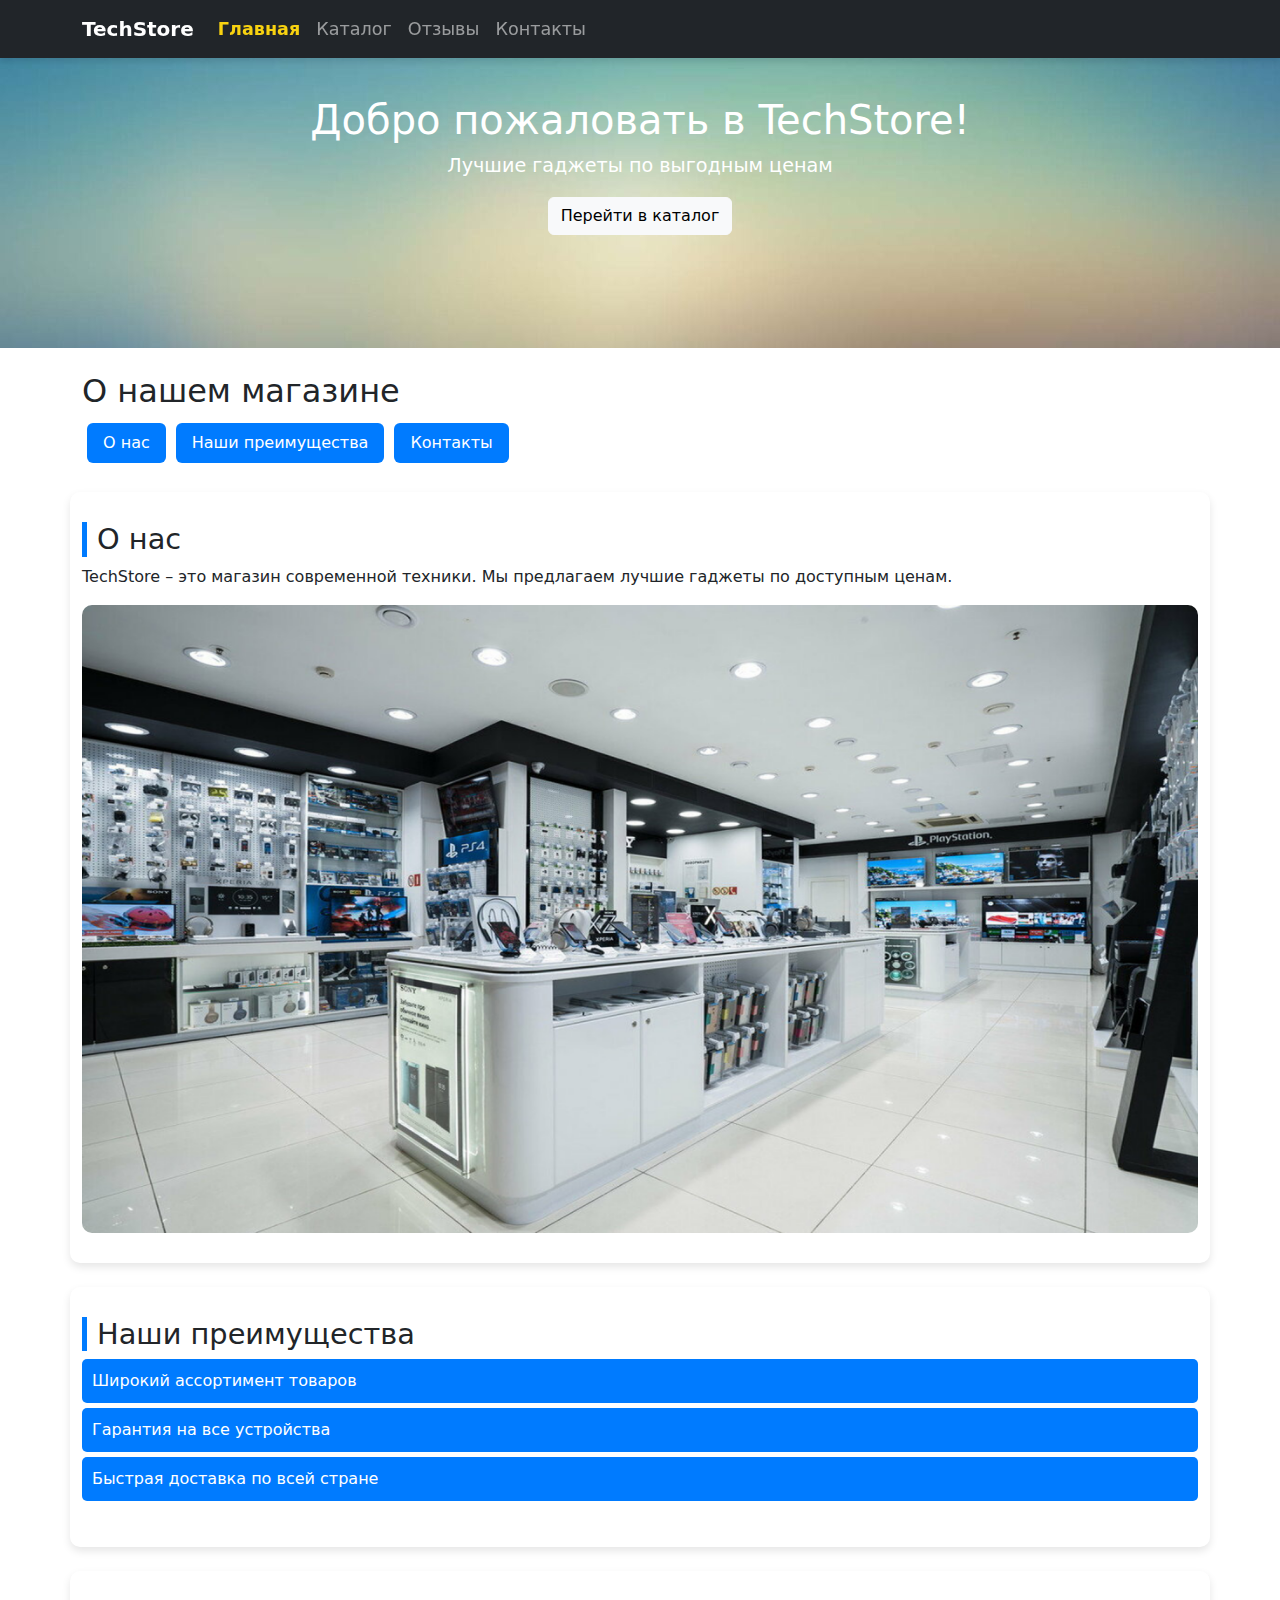
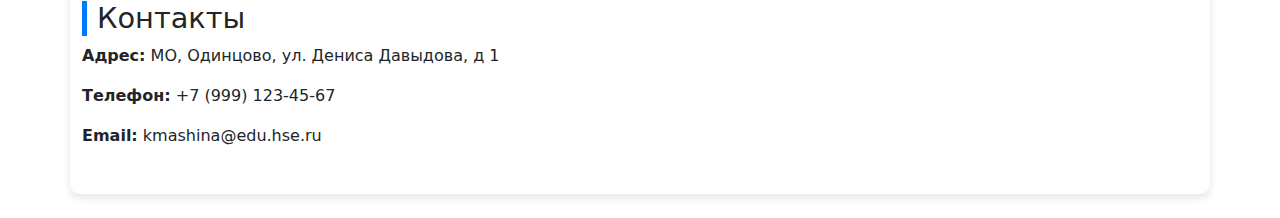
<file: index.html>
<!DOCTYPE html>
<html lang="ru">
<head>
    <meta charset="UTF-8">
    <meta name="viewport" content="width=device-width, initial-scale=1.0">
    <title>TechStore – Магазин гаджетов</title>
    <link rel="stylesheet" href="styles.css">
    <link rel="stylesheet" href="https://cdn.jsdelivr.net/npm/bootstrap@5.3.0/dist/css/bootstrap.min.css">
</head>
<body>
    <!-- Навигация -->
    <nav class="navbar navbar-expand-lg navbar-dark bg-dark fixed-top">
        <div class="container">
            <a class="navbar-brand" href="index.html">TechStore</a>
            <button class="navbar-toggler" type="button" data-bs-toggle="collapse" data-bs-target="#navbarNav">
                <span class="navbar-toggler-icon"></span>
            </button>
            <div class="collapse navbar-collapse" id="navbarNav">
                <ul class="navbar-nav">
                    <li class="nav-item"><a class="nav-link active" href="index.html">Главная</a></li>
                    <li class="nav-item"><a class="nav-link" href="catalog.html">Каталог</a></li>
                    <li class="nav-item"><a class="nav-link" href="reviews.html">Отзывы</a></li>
                    <li class="nav-item"><a class="nav-link" href="contact.html">Контакты</a></li>
                </ul>
            </div>
        </div>
    </nav>

    <!-- Баннер -->
    <header class="bg-primary text-white text-center py-5 mt-5">
        <h1>Добро пожаловать в TechStore!</h1>
        <p>Лучшие гаджеты по выгодным ценам</p>
        <a href="catalog.html" class="btn btn-light">Перейти в каталог</a>
    </header>

    <!-- Навигация по странице -->
    <div class="container mt-4">
        <h2>О нашем магазине</h2>
        <nav>
            <ul class="nav nav-pills">
                <li class="nav-item"><a class="nav-link" href="#about">О нас</a></li>
                <li class="nav-item"><a class="nav-link" href="#advantages">Наши преимущества</a></li>
                <li class="nav-item"><a class="nav-link" href="#contacts">Контакты</a></li>
            </ul>
        </nav>
    </div>

    <!-- О нас -->
    <section id="about" class="container mt-4">
        <h2>О нас</h2>
        <p>TechStore – это магазин современной техники. Мы предлагаем лучшие гаджеты по доступным ценам.</p>
        <img src="store.png" class="img-fluid" alt="Наш магазин">
    </section>

    <!-- Наши преимущества -->
    <section id="advantages" class="container mt-4">
        <h2>Наши преимущества</h2>
        <ul>
            <li>Широкий ассортимент товаров</li>
            <li>Гарантия на все устройства</li>
            <li>Быстрая доставка по всей стране</li>
        </ul>
    </section>

    <!-- Контакты -->
    <section id="contacts" class="container mt-4 mb-4">
        <h2>Контакты</h2>
        <p><strong>Адрес:</strong> МО, Одинцово, ул. Дениса Давыдова, д 1</p>
        <p><strong>Телефон:</strong> +7 (999) 123-45-67</p>
        <p><strong>Email:</strong> kmashina@edu.hse.ru</p>
    </section>

    <!-- Подключение Bootstrap -->
    <script src="https://cdn.jsdelivr.net/npm/bootstrap@5.3.0/dist/js/bootstrap.bundle.min.js"></script>
</body>
</html>
</file>
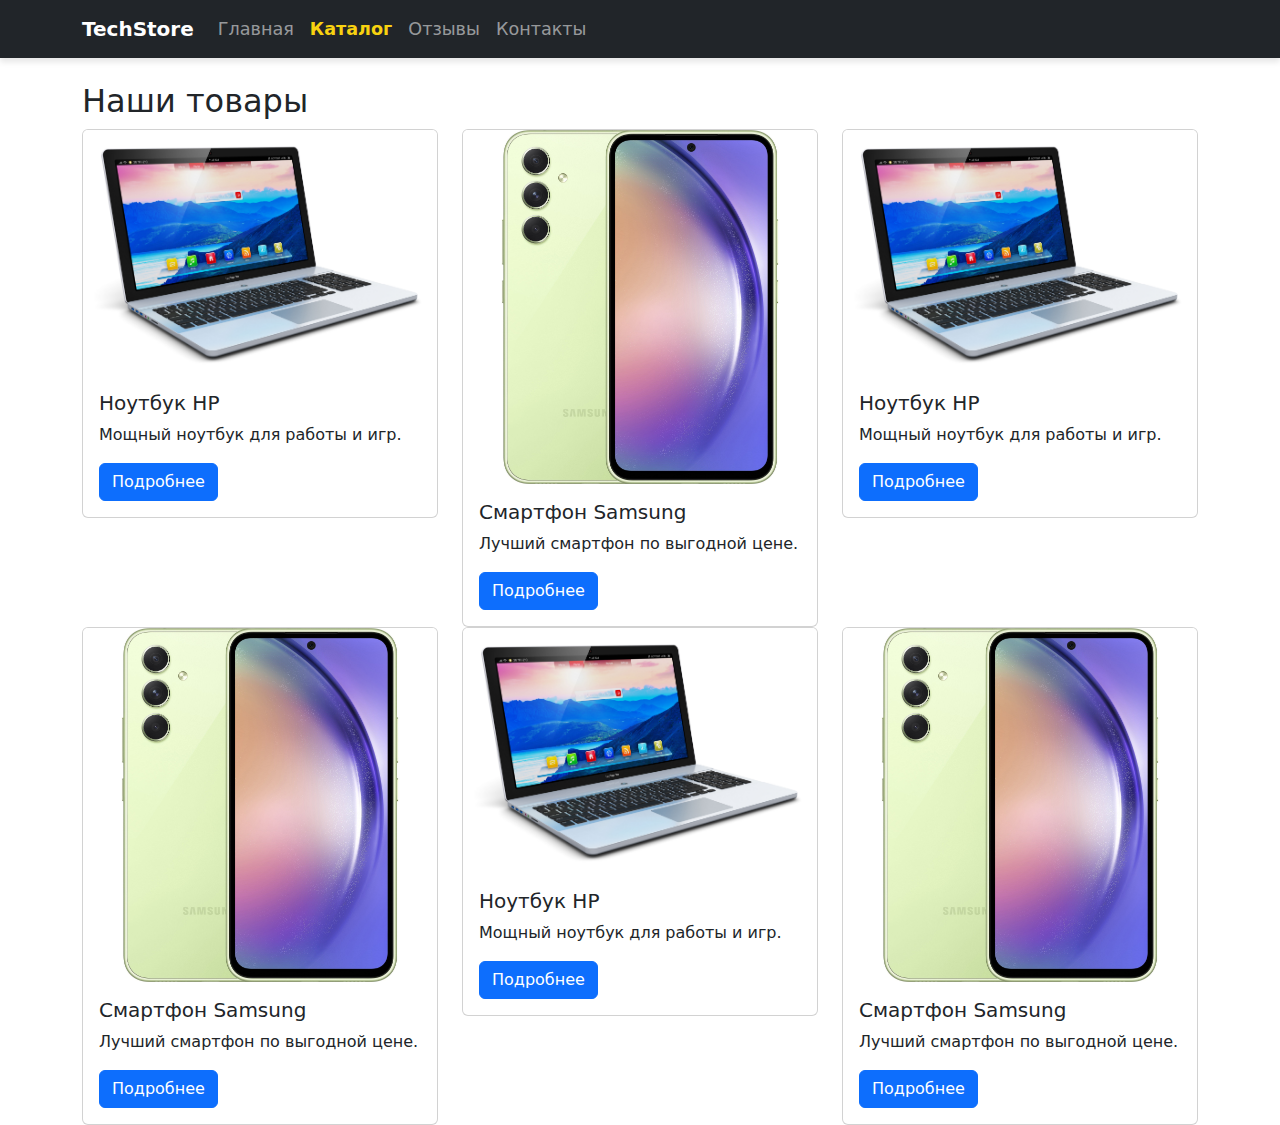
<file: catalog.html>
<!DOCTYPE html>
<html lang="ru">
<head>
    <meta charset="UTF-8">
    <meta name="viewport" content="width=device-width, initial-scale=1.0">
    <title>Каталог</title>
    <link rel="stylesheet" href="styles.css">
    <link rel="stylesheet" href="https://cdn.jsdelivr.net/npm/bootstrap@5.3.0/dist/css/bootstrap.min.css">
</head>
<body>
    <nav class="navbar navbar-expand-lg navbar-dark bg-dark">
        <div class="container">
            <a class="navbar-brand" href="index.html">TechStore</a>
            <div class="collapse navbar-collapse" id="navbarNav">
                <ul class="navbar-nav">
                    <li class="nav-item"><a class="nav-link" href="index.html">Главная</a></li>
                    <li class="nav-item"><a class="nav-link active" href="catalog.html">Каталог</a></li>
                    <li class="nav-item"><a class="nav-link" href="reviews.html">Отзывы</a></li>
                    <li class="nav-item"><a class="nav-link" href="contact.html">Контакты</a></li>
                </ul>
            </div>
        </div>
    </nav>

    <div class="container mt-4">
        <h2>Наши товары</h2>
        <div class="row">
            <div class="col-md-4">
                <div class="card">
                    <img src="laptop.jpg" class="card-img-top" alt="Ноутбук">
                    <div class="card-body">
                        <h5 class="card-title">Ноутбук HP</h5>
                        <p class="card-text">Мощный ноутбук для работы и игр.</p>
                        <a href="product.html" class="btn btn-primary">Подробнее</a>
                    </div>
                </div>
            </div>
            <div class="col-md-4">
                <div class="card">
                    <img src="phone.jpg" class="card-img-top" alt="Смартфон">
                    <div class="card-body">
                        <h5 class="card-title">Смартфон Samsung</h5>
                        <p class="card-text">Лучший смартфон по выгодной цене.</p>
                        <a href="product.html" class="btn btn-primary">Подробнее</a>
                    </div>
                </div>
            </div>
            <div class="col-md-4">
                <div class="card">
                    <img src="laptop.jpg" class="card-img-top" alt="Ноутбук">
                    <div class="card-body">
                        <h5 class="card-title">Ноутбук HP</h5>
                        <p class="card-text">Мощный ноутбук для работы и игр.</p>
                        <a href="product.html" class="btn btn-primary">Подробнее</a>
                    </div>
                </div>
            </div>
            <div class="col-md-4">
                <div class="card">
                    <img src="phone.jpg" class="card-img-top" alt="Смартфон">
                    <div class="card-body">
                        <h5 class="card-title">Смартфон Samsung</h5>
                        <p class="card-text">Лучший смартфон по выгодной цене.</p>
                        <a href="product.html" class="btn btn-primary">Подробнее</a>
                    </div>
                </div>
            </div>
            <div class="col-md-4">
                <div class="card">
                    <img src="laptop.jpg" class="card-img-top" alt="Ноутбук">
                    <div class="card-body">
                        <h5 class="card-title">Ноутбук HP</h5>
                        <p class="card-text">Мощный ноутбук для работы и игр.</p>
                        <a href="product.html" class="btn btn-primary">Подробнее</a>
                    </div>
                </div>
            </div>
            <div class="col-md-4">
                <div class="card">
                    <img src="phone.jpg" class="card-img-top" alt="Смартфон">
                    <div class="card-body">
                        <h5 class="card-title">Смартфон Samsung</h5>
                        <p class="card-text">Лучший смартфон по выгодной цене.</p>
                        <a href="product.html" class="btn btn-primary">Подробнее</a>
                    </div>
                </div>
            </div>
            
        </div>
    </div>
</body>
</html>
</file>
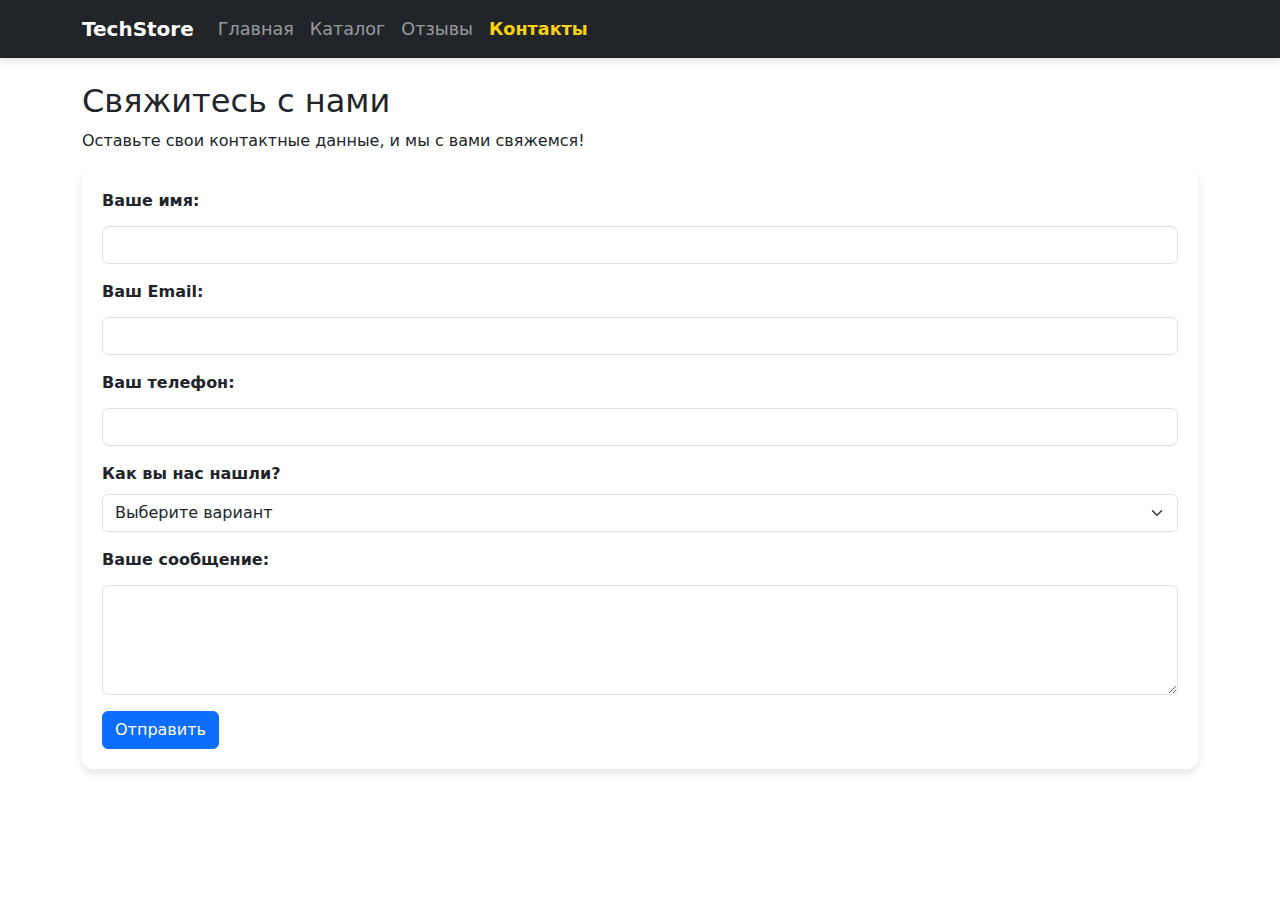
<file: contact.html>
<!DOCTYPE html>
<html lang="ru">
<head>
    <meta charset="UTF-8">
    <meta name="viewport" content="width=device-width, initial-scale=1.0">
    <title>Контакты – TechStore</title>
    <link rel="stylesheet" href="styles.css">
    <link rel="stylesheet" href="https://cdn.jsdelivr.net/npm/bootstrap@5.3.0/dist/css/bootstrap.min.css">
</head>
<body>
 
    <nav class="navbar navbar-expand-lg navbar-dark bg-dark">
        <div class="container">
            <a class="navbar-brand" href="index.html">TechStore</a>
            <div class="collapse navbar-collapse" id="navbarNav">
                <ul class="navbar-nav">
                    <li class="nav-item"><a class="nav-link" href="index.html">Главная</a></li>
                    <li class="nav-item"><a class="nav-link" href="catalog.html">Каталог</a></li>
                    <li class="nav-item"><a class="nav-link" href="reviews.html">Отзывы</a></li>
                    <li class="nav-item"><a class="nav-link active" href="contact.html">Контакты</a></li>
                </ul>
            </div>
        </div>
    </nav>

    <div class="container mt-4">
        <h2>Свяжитесь с нами</h2>
        <p>Оставьте свои контактные данные, и мы с вами свяжемся!</p>

        <!-- Форма обратной связи -->
        <form id="contactForm">
            <div class="mb-3">
                <label for="name" class="form-label">Ваше имя:</label>
                <input type="text" id="name" name="name" class="form-control" required>
            </div>

            <div class="mb-3">
                <label for="email" class="form-label">Ваш Email:</label>
                <input type="email" id="email" name="email" class="form-control" required>
            </div>

            <div class="mb-3">
                <label for="phone" class="form-label">Ваш телефон:</label>
                <input type="tel" id="phone" name="phone" class="form-control" required>
            </div>

            <!-- Новый список с выбором соцсети -->
            <div class="mb-3">
                <label for="foundUs" class="form-label">Как вы нас нашли?</label>
                <select id="foundUs" name="foundUs" class="form-select" required>
                    <option value="" selected disabled>Выберите вариант</option>
                    <option value="google">Google</option>
                    <option value="yandex">Яндекс</option>
                    <option value="instagram">Instagram</option>
                    <option value="vk">ВКонтакте</option>
                    <option value="facebook">Facebook</option>
                    <option value="friend">От друзей</option>
                    <option value="other">Другое</option>
                </select>
            </div>

            <div class="mb-3">
                <label for="message" class="form-label">Ваше сообщение:</label>
                <textarea id="message" name="message" class="form-control" rows="4" required></textarea>
            </div>

            <button type="submit" class="btn btn-primary">Отправить</button>
        </form>
    </div>

    <script src="https://cdn.jsdelivr.net/npm/bootstrap@5.3.0/dist/js/bootstrap.bundle.min.js"></script>
</body>
</html>
</file>
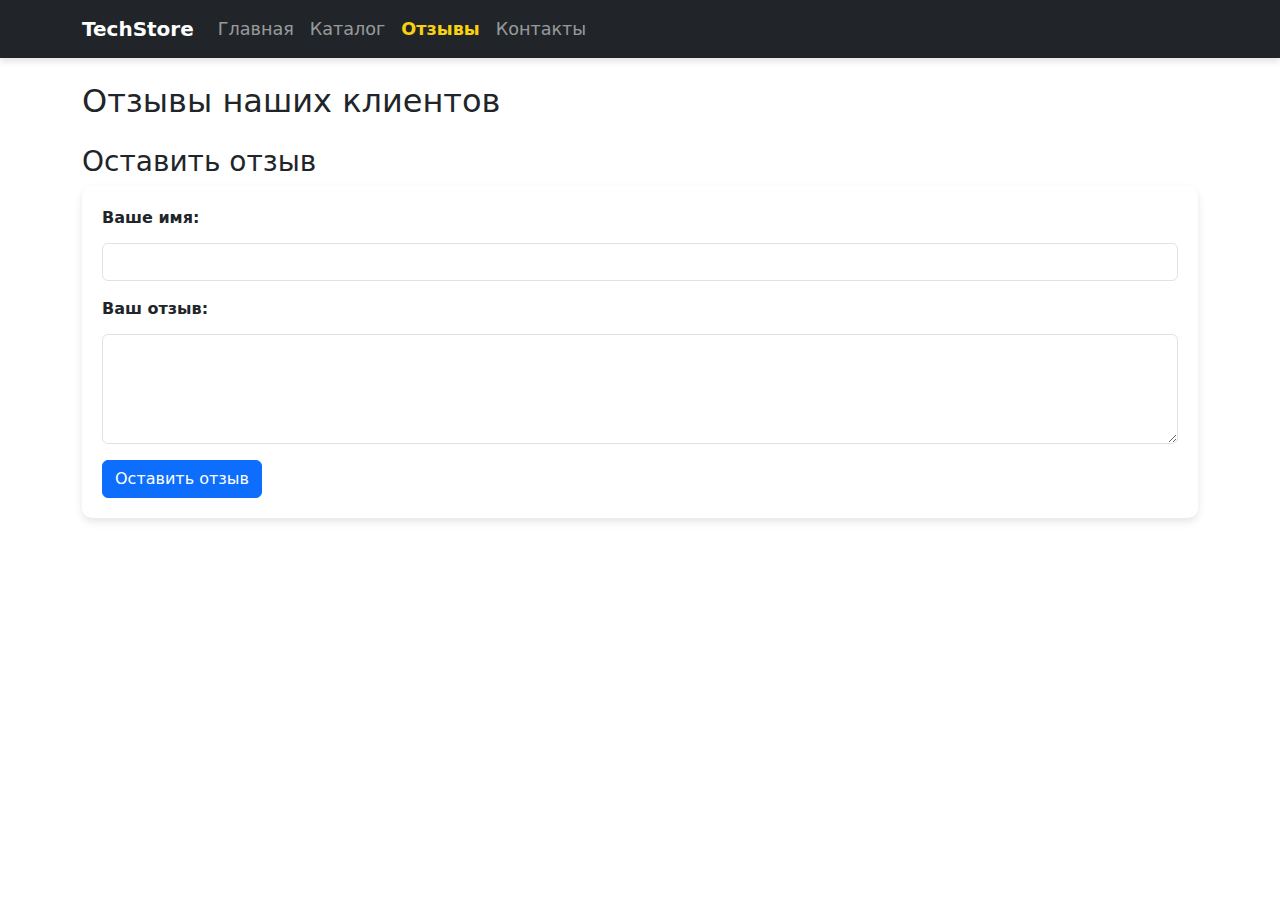
<file: reviews.html>
<!DOCTYPE html>
<html lang="ru">
<head>
    <meta charset="UTF-8">
    <meta name="viewport" content="width=device-width, initial-scale=1.0">
    <title>Отзывы – TechStore</title>
    <link rel="stylesheet" href="styles.css">
    <link rel="stylesheet" href="https://cdn.jsdelivr.net/npm/bootstrap@5.3.0/dist/css/bootstrap.min.css">
</head>
<body>
    <nav class="navbar navbar-expand-lg navbar-dark bg-dark">
        <div class="container">
            <a class="navbar-brand" href="index.html">TechStore</a>
            <div class="collapse navbar-collapse" id="navbarNav">
                <ul class="navbar-nav">
                    <li class="nav-item"><a class="nav-link" href="index.html">Главная</a></li>
                    <li class="nav-item"><a class="nav-link" href="catalog.html">Каталог</a></li>
                    <li class="nav-item"><a class="nav-link active" href="reviews.html">Отзывы</a></li>
                    <li class="nav-item"><a class="nav-link" href="contact.html">Контакты</a></li>
                </ul>
            </div>
        </div>
    </nav>

    <div class="container mt-4">
        <h2>Отзывы наших клиентов</h2>

        <!-- Блок для отзывов -->
        <div id="reviewsContainer"></div>

        <!-- Форма добавления отзыва -->
        <h3 class="mt-4">Оставить отзыв</h3>
        <form id="reviewForm">
            <div class="mb-3">
                <label for="userName" class="form-label">Ваше имя:</label>
                <input type="text" id="userName" name="userName" class="form-control" required>
            </div>

            <div class="mb-3">
                <label for="reviewText" class="form-label">Ваш отзыв:</label>
                <textarea id="reviewText" name="reviewText" class="form-control" rows="4" required></textarea>
            </div>

            <button type="submit" class="btn btn-primary">Оставить отзыв</button>
        </form>
    </div>

    <script>
        document.addEventListener("DOMContentLoaded", function () {
            loadReviews(); // Загружаем отзывы при загрузке страницы

            document.getElementById("reviewForm").addEventListener("submit", function (event) {
                event.preventDefault();
                addReview();
            });
        });

        function addReview() {
            let name = document.getElementById("userName").value;
            let text = document.getElementById("reviewText").value;

            if (name.trim() === "" || text.trim() === "") {
                alert("Заполните все поля!");
                return;
            }

            let review = { name: name, text: text };
            let reviews = JSON.parse(localStorage.getItem("reviews")) || [];
            reviews.push(review);
            localStorage.setItem("reviews", JSON.stringify(reviews));

            document.getElementById("reviewForm").reset();
            loadReviews();
        }

        function loadReviews() {
            let reviews = JSON.parse(localStorage.getItem("reviews")) || [];
            let container = document.getElementById("reviewsContainer");

            container.innerHTML = ""; // Очищаем перед загрузкой

            reviews.forEach((review, index) => {
                let reviewDiv = document.createElement("div");
                reviewDiv.classList.add("review", "p-3", "mb-3", "border", "rounded");

                reviewDiv.innerHTML = `
                    <strong>${review.name}</strong>
                    <p>${review.text}</p>
                    <button class="btn btn-sm btn-danger" onclick="deleteReview(${index})">Удалить</button>
                `;

                container.appendChild(reviewDiv);
            });
        }

        function deleteReview(index) {
            let reviews = JSON.parse(localStorage.getItem("reviews")) || [];
            reviews.splice(index, 1);
            localStorage.setItem("reviews", JSON.stringify(reviews));
            loadReviews();
        }
    </script>

    <script src="https://cdn.jsdelivr.net/npm/bootstrap@5.3.0/dist/js/bootstrap.bundle.min.js"></script>
</body>
</html>
</file>
<file: styles.css>
.review {
    border: 1px solid #ccc;
    padding: 10px;
    margin: 10px 0;
}
/* --- Общие стили --- */
body {
    font-family: Arial, sans-serif;
    margin: 0;
    padding: 0;
    background-color: #f8f9fa;
    color: #333;
}

/* --- Плавный скролл --- */
html {
    scroll-behavior: smooth;
}

/* --- Навигация (верхнее меню) --- */
.navbar {
    box-shadow: 0px 4px 6px rgba(0, 0, 0, 0.1);
}

.navbar-brand {
    font-size: 1.5rem;
    font-weight: bold;
}

.navbar-nav .nav-link {
    font-size: 1.1rem;
}

.navbar-nav .nav-link.active {
    font-weight: bold;
    color: #f8d210 !important; /* Желтый цвет для активной ссылки */
}

/* --- Баннер (главная страница) --- */
header {
    background: url('banner.jpg') center/cover no-repeat;
    min-height: 300px;
}

header h1 {
    font-size: 2.5rem;
}

header p {
    font-size: 1.2rem;
}

/* --- Навигация по странице (внутренние ссылки) --- */
.nav-pills .nav-link {
    background: #007bff;
    color: white;
    margin: 5px;
    border-radius: 5px;
    transition: 0.3s;
}

.nav-pills .nav-link:hover {
    background: #0056b3;
}

/* --- Секции (о нас, преимущества, контакты) --- */
section {
    padding: 30px;
    background: white;
    margin-top: 20px;
    border-radius: 10px;
    box-shadow: 0px 4px 8px rgba(0, 0, 0, 0.1);
}

section h2 {
    border-left: 5px solid #007bff;
    padding-left: 10px;
    font-size: 1.8rem;
}

/* --- Картинка магазина --- */
section img {
    max-width: 100%;
    border-radius: 10px;
}

/* --- Список преимуществ --- */
section ul {
    list-style: none;
    padding-left: 0;
}

section ul li {
    background: #007bff;
    color: white;
    padding: 10px;
    margin: 5px 0;
    border-radius: 5px;
}

/* --- Отзывы --- */
.review {
    background: #f8f9fa;
    border-left: 5px solid #007bff;
    padding: 10px;
    margin-bottom: 10px;
    border-radius: 5px;
}

/* --- Форма отзывов --- */
form {
    background: white;
    padding: 20px;
    border-radius: 10px;
    box-shadow: 0px 4px 8px rgba(0, 0, 0, 0.1);
}

form label {
    font-weight: bold;
}

form input, form textarea {
    width: 100%;
    padding: 10px;
    margin-top: 5px;
    border: 1px solid #ccc;
    border-radius: 5px;
}

form button {
    background: #007bff;
    color: white;
    padding: 10px 20px;
    border: none;
    border-radius: 5px;
    cursor: pointer;
    transition: 0.3s;
}

form button:hover {
    background: #0056b3;
}

/* --- Подвал (footer) --- */
footer {
    background: #343a40;
    color: white;
    text-align: center;
    padding: 15px 0;
    margin-top: 20px;
}
</file>
